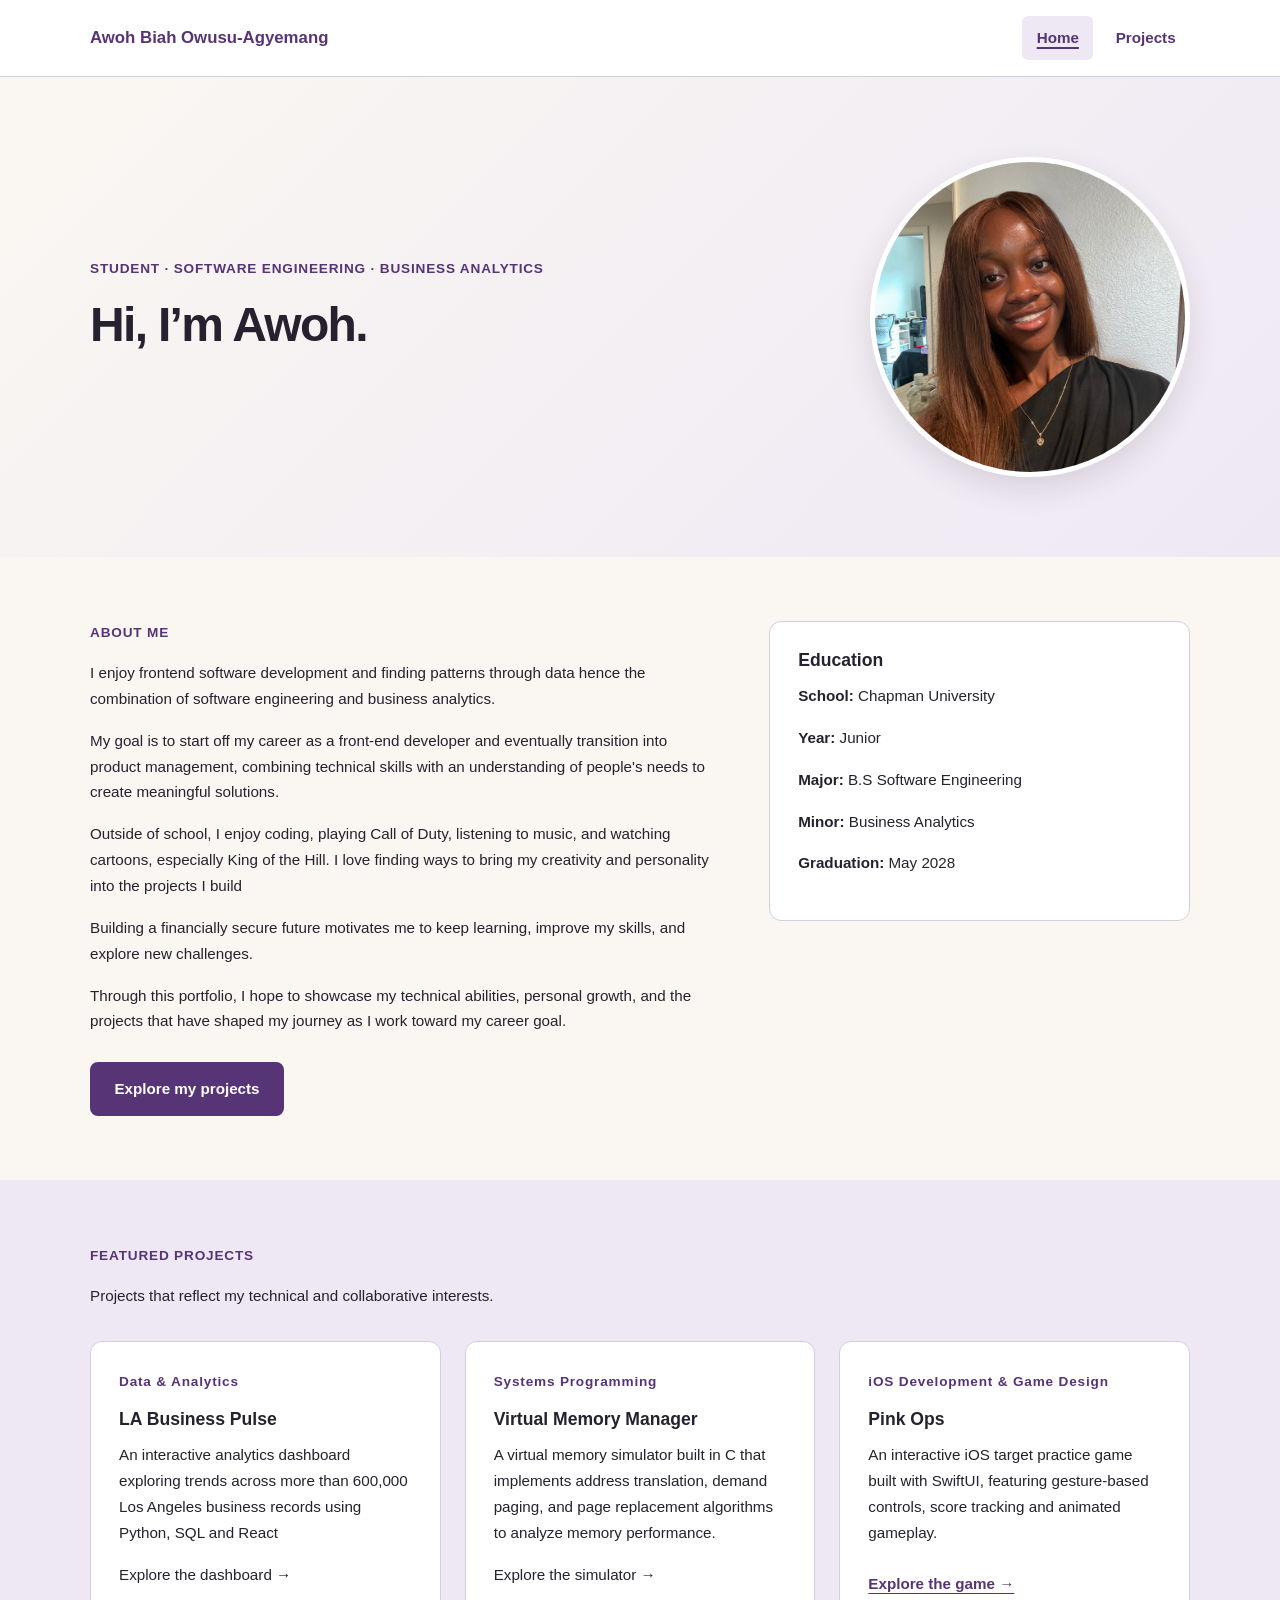
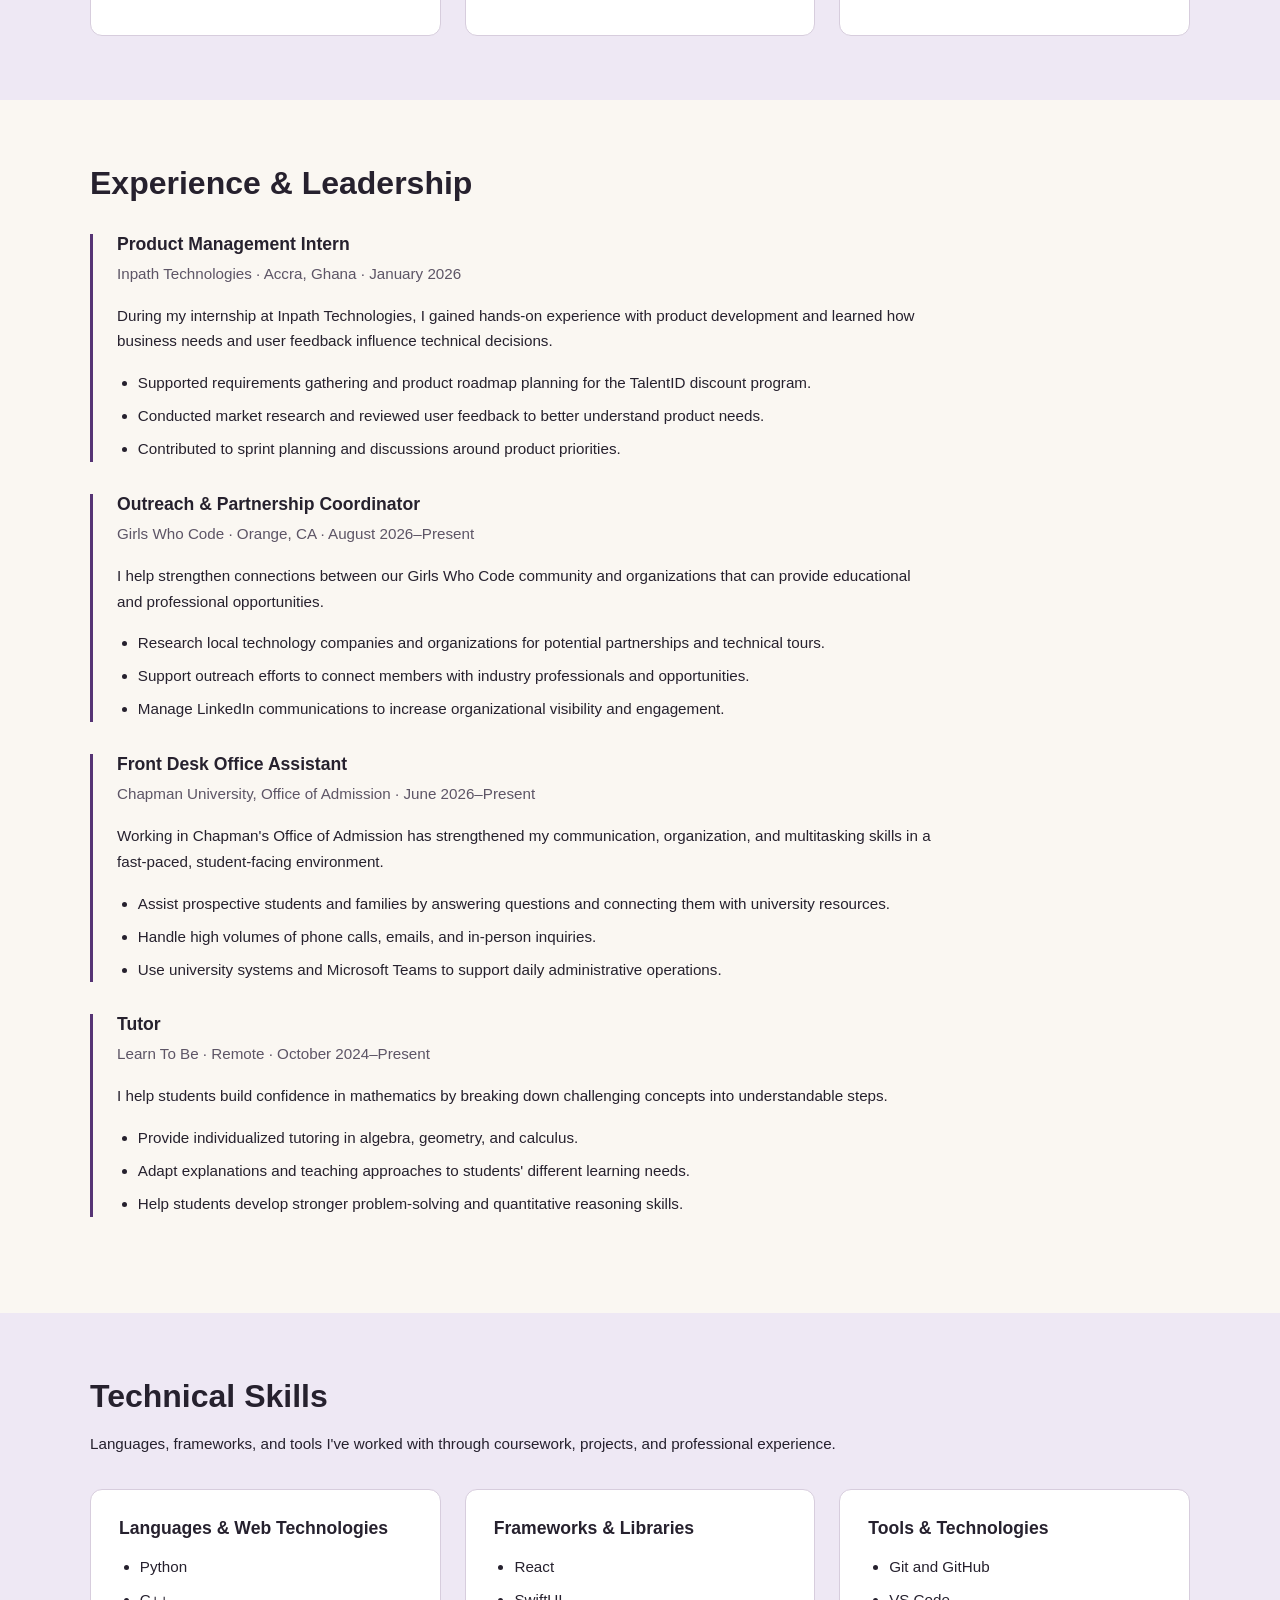
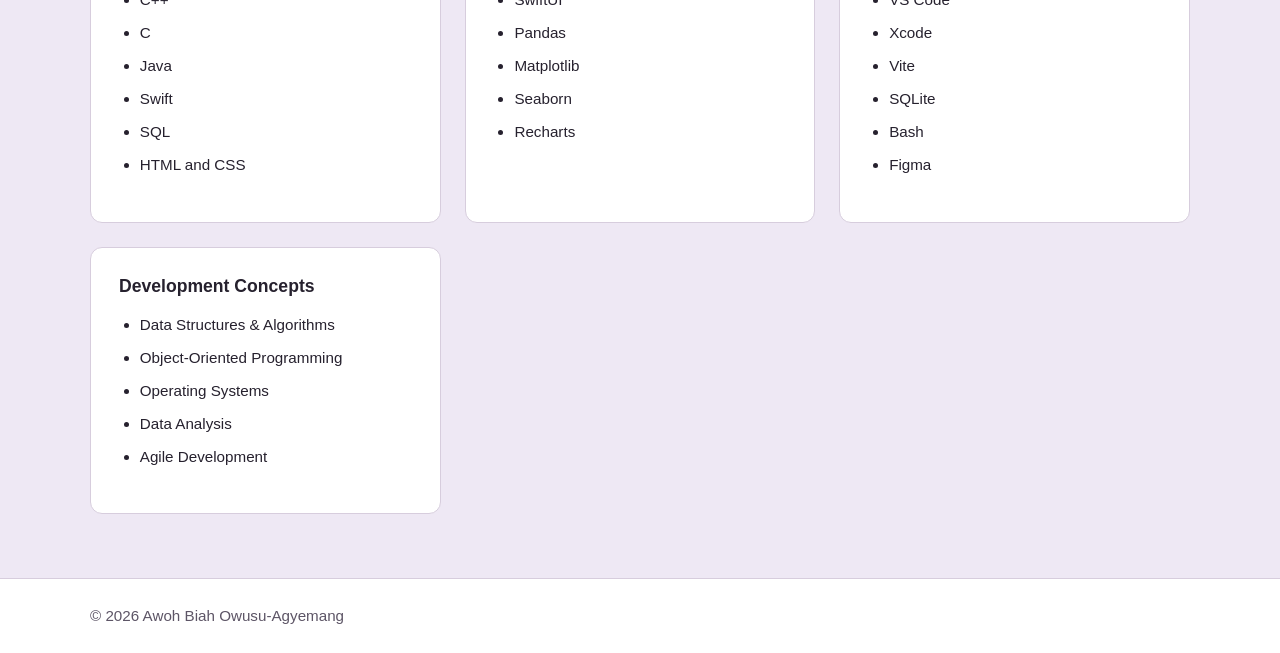
<file: index.html>
<!DOCTYPE html>
<html lang="en">
<head>
  <meta charset="UTF-8">

  <!-- Makes the layout scale properly on phones and tablets. -->
  <meta name="viewport" content="width=device-width, initial-scale=1.0">

  <meta
    name="description"
    content="Awoh Biah Owusu-Agyemang's Portfolio."
  >

  <title>Home | Awoh Biah Owusu-Agyemang</title>

  <!-- Both pages use the same CSS file for consistent styling. -->
  <link rel="stylesheet" href="styles.css">
</head>

<body>
  <!-- Keyboard users can skip repeated navigation. -->
  <a class="skip-link" href="#main-content">Skip to content</a>

  <header class="site-header">
    <div class="container header-layout">
      <!-- Clicking the name always returns to the homepage. -->
      <a class="site-name" href="index.html">Awoh Biah Owusu-Agyemang</a>

      <nav aria-label="Main navigation">
        <!-- aria-current identifies the current page.
             The CSS also underlines it, so color is not the only cue. -->
        <a href="index.html" aria-current="page">Home</a>
        <a href="projects.html">Projects</a>
      </nav>
    </div>
  </header>

  <main id="main-content">
    <section class="hero">
      <div class="container hero-layout">
        <div class=" "hero-text">
            <p class="eyebrow">Student · Software Engineering · Business Analytics</p>
            <h1>Hi, I’m Awoh.</h1>
          </div>
          <img
          class = "hero-photo"
          src = "Awoh.jpeg"
          alt = "Me"
          width = "320"
          height= "320"
          >
        </div>
    </section>

    <section class="section" aria-labelledby="about-heading">
      <div class="container two-column">
        <div>
            <p class="eyebrow">About Me</p>
            <p>
            I enjoy frontend software development and finding patterns through data hence the combination
            of software engineering and business analytics. 
            </p>
            <p>
            My goal is to start off my career as a front-end developer and eventually transition into product 
            management, combining technical skills with an understanding of people's needs to create meaningful
            solutions. 
            </p>
            <p>
            Outside of school, I enjoy coding, playing Call of Duty, listening to music, and watching cartoons, 
            especially King of the Hill. I love finding ways to bring my creativity and personality into the 
            projects I build
            </p>
            <p>
            Building a financially secure future motivates me to keep learning, improve my skills, and explore new 
            challenges.
            </p>
            <p>
            Through this portfolio, I hope to showcase my technical abilities, personal growth, and the projects that 
            have shaped my journey as I work toward my career goal.
            </p>
    
            <!-- This link opens the second HTML page. -->
            <div class="button-group">
              <a class="button" href="projects.html">Explore my projects</a>
            </div>
        </div>

        <!-- Gestalt principle of proximity. -->
        <aside class="card" aria-labelledby="education-heading">
          <h3 id="education-heading">Education</h3>
          <p><strong>School: </strong> Chapman University</p>
          <p><strong>Year: </strong> Junior</p>
          <p><strong>Major: </strong> B.S Software Engineering</p>
          <p><strong>Minor:</strong> Business Analytics</p>
          <p><strong>Graduation: </strong> May 2028</p>
        </aside>
      </div>
    </section>

    <!-- PROJECT SECTION -->
    <section class="section section-tinted" aria-labelledby="featured-heading">
      <div class="container">
        <p class="eyebrow">Featured Projects</p>
        <p>Projects that reflect my technical and collaborative interests.</p>

        <!-- Project 1 -->
        <div class="card-grid">
          <article class="card">
            <p class="project-category">Data & Analytics</p>
            <h3>LA Business Pulse</h3>
            <p>
              An interactive analytics dashboard exploring trends across more than 
              600,000 Los Angeles business records using Python, SQL and React
            </p>
            <!--- <a class="text-link" href="projects.html#infection-prevention"> -->
              Explore the dashboard <span aria-hidden="true">→</span>
            </a>
          </article>

          <!-- Project 2 -->
          <article class="card">
            <p class="project-category">Systems Programming</p>
            <h3>Virtual Memory Manager</h3>
            <p>
                A virtual memory simulator built in C that implements address translation,
                demand paging, and page replacement algorithms to analyze memory performance.
            </p>
            <!-- <a class="text-link" href="projects.html#bakery-bash"> -->
              Explore the simulator <span aria-hidden="true">→</span>
            </a>
          </article>

          <!-- Project 3 -->
            <article class="card">
                <p class="project-category">iOS Development & Game Design</p>
                <h3>Pink Ops</h3>
                <p>
                    An interactive iOS target practice game built with SwiftUI, featuring gesture-based
                    controls, score tracking and animated gameplay.
                </p>
            
                <a class="text-link" href="projects.html#pink-ops">
                Explore the game <span aria-hidden="true">→</span>
                </a>
            </article>
        </div>
      </div>
    </section>

    <!-- Experience and leadership displayed in a consistent vertical layout. -->
<section
class="section"
aria-labelledby="experience-heading"
>
<div class="container">
  <h2 id="experience-heading">Experience &amp; Leadership</h2>

  <div class="experience-list">

    <!-- Product management experience. -->
    <article class="experience-item">
      <h3>Product Management Intern</h3>
      <p class="meta">
        Inpath Technologies · Accra, Ghana · January 2026
      </p>

      <p>
        During my internship at Inpath Technologies, I gained hands-on
        experience with product development and learned how business
        needs and user feedback influence technical decisions.
      </p>

      <ul>
        <li>
          Supported requirements gathering and product roadmap
          planning for the TalentID discount program.
        </li>
        <li>
          Conducted market research and reviewed user feedback
          to better understand product needs.
        </li>
        <li>
          Contributed to sprint planning and discussions around
          product priorities.
        </li>
      </ul>
    </article>

    <!-- Leadership and community outreach. -->
    <article class="experience-item">
      <h3>Outreach &amp; Partnership Coordinator</h3>
      <p class="meta">
        Girls Who Code · Orange, CA · August 2026–Present
      </p>

      <p>
        I help strengthen connections between our Girls Who Code
        community and organizations that can provide educational
        and professional opportunities.
      </p>

      <ul>
        <li>
          Research local technology companies and organizations
          for potential partnerships and technical tours.
        </li>
        <li>
          Support outreach efforts to connect members with
          industry professionals and opportunities.
        </li>
        <li>
          Manage LinkedIn communications to increase
          organizational visibility and engagement.
        </li>
      </ul>
    </article>

    <!-- Communication and administrative experience. -->
    <article class="experience-item">
      <h3>Front Desk Office Assistant</h3>
      <p class="meta">
        Chapman University, Office of Admission · June 2026–Present
      </p>

      <p>
        Working in Chapman's Office of Admission has strengthened
        my communication, organization, and multitasking skills
        in a fast-paced, student-facing environment.
      </p>

      <ul>
        <li>
          Assist prospective students and families by answering
          questions and connecting them with university resources.
        </li>
        <li>
          Handle high volumes of phone calls, emails,
          and in-person inquiries.
        </li>
        <li>
          Use university systems and Microsoft Teams
          to support daily administrative operations.
        </li>
      </ul>
    </article>

    <!-- Volunteer teaching experience. -->
    <article class="experience-item">
      <h3>Tutor</h3>
      <p class="meta">
        Learn To Be · Remote · October 2024–Present
      </p>

      <p>
        I help students build confidence in mathematics by breaking
        down challenging concepts into understandable steps.
      </p>

      <ul>
        <li>
          Provide individualized tutoring in algebra,
          geometry, and calculus.
        </li>
        <li>
          Adapt explanations and teaching approaches
          to students' different learning needs.
        </li>
        <li>
          Help students develop stronger problem-solving
          and quantitative reasoning skills.
        </li>
      </ul>
    </article>

  </div>
</div>
</section>
   <!-- Skills demonstrated through the featured projects. -->
   <!-- Technical skills organized into four consistent cards. -->
<section
class="section section-tinted"
aria-labelledby="skills-heading"
>
<div class="container">
  <h2 id="skills-heading">Technical Skills</h2>

  <p>
    Languages, frameworks, and tools I've worked with through
    coursework, projects, and professional experience.
  </p>

  <div class="card-grid">

    <article class="card">
      <h3>Languages &amp; Web Technologies</h3>
      <ul>
        <li>Python</li>
        <li>C++</li>
        <li>C</li>
        <li>Java</li>
        <li>Swift</li>
        <li>SQL</li>
        <li>HTML and CSS</li>
      </ul>
    </article>

    <article class="card">
      <h3>Frameworks &amp; Libraries</h3>
      <ul>
        <li>React</li>
        <li>SwiftUI</li>
        <li>Pandas</li>
        <li>Matplotlib</li>
        <li>Seaborn</li>
        <li>Recharts</li>
      </ul>
    </article>

    <article class="card">
      <h3>Tools &amp; Technologies</h3>
      <ul>
        <li>Git and GitHub</li>
        <li>VS Code</li>
        <li>Xcode</li>
        <li>Vite</li>
        <li>SQLite</li>
        <li>Bash</li>
        <li>Figma</li>
      </ul>
    </article>

    <article class="card">
      <h3>Development Concepts</h3>
      <ul>
        <li>Data Structures &amp; Algorithms</li>
        <li>Object-Oriented Programming</li>
        <li>Operating Systems</li>
        <li>Data Analysis</li>
        <li>Agile Development</li>
      </ul>
    </article>

  </div>
</div>
</section>
  </main>

  <footer class="site-footer">
    <div class="container">
      <p>&copy; 2026 Awoh Biah Owusu-Agyemang</p>
    </div>
  </footer>
</body>
</html>
</file>
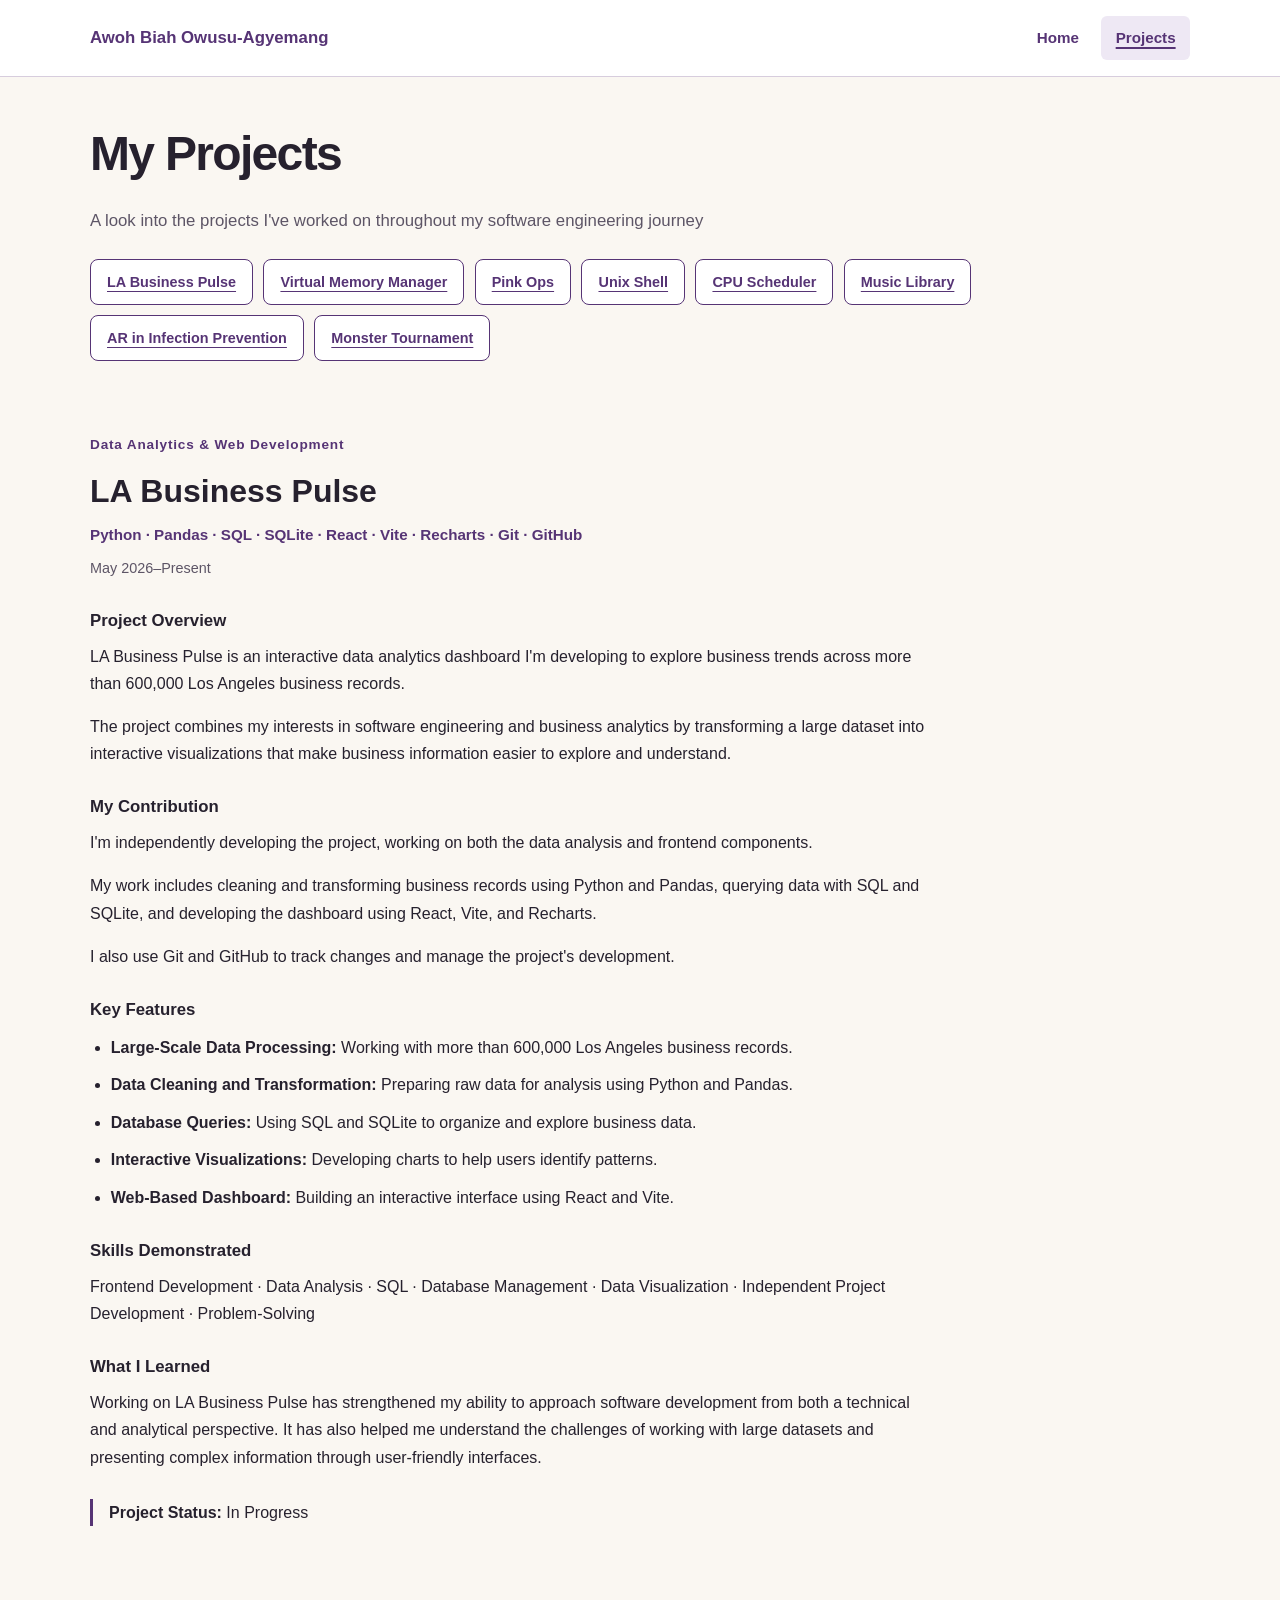
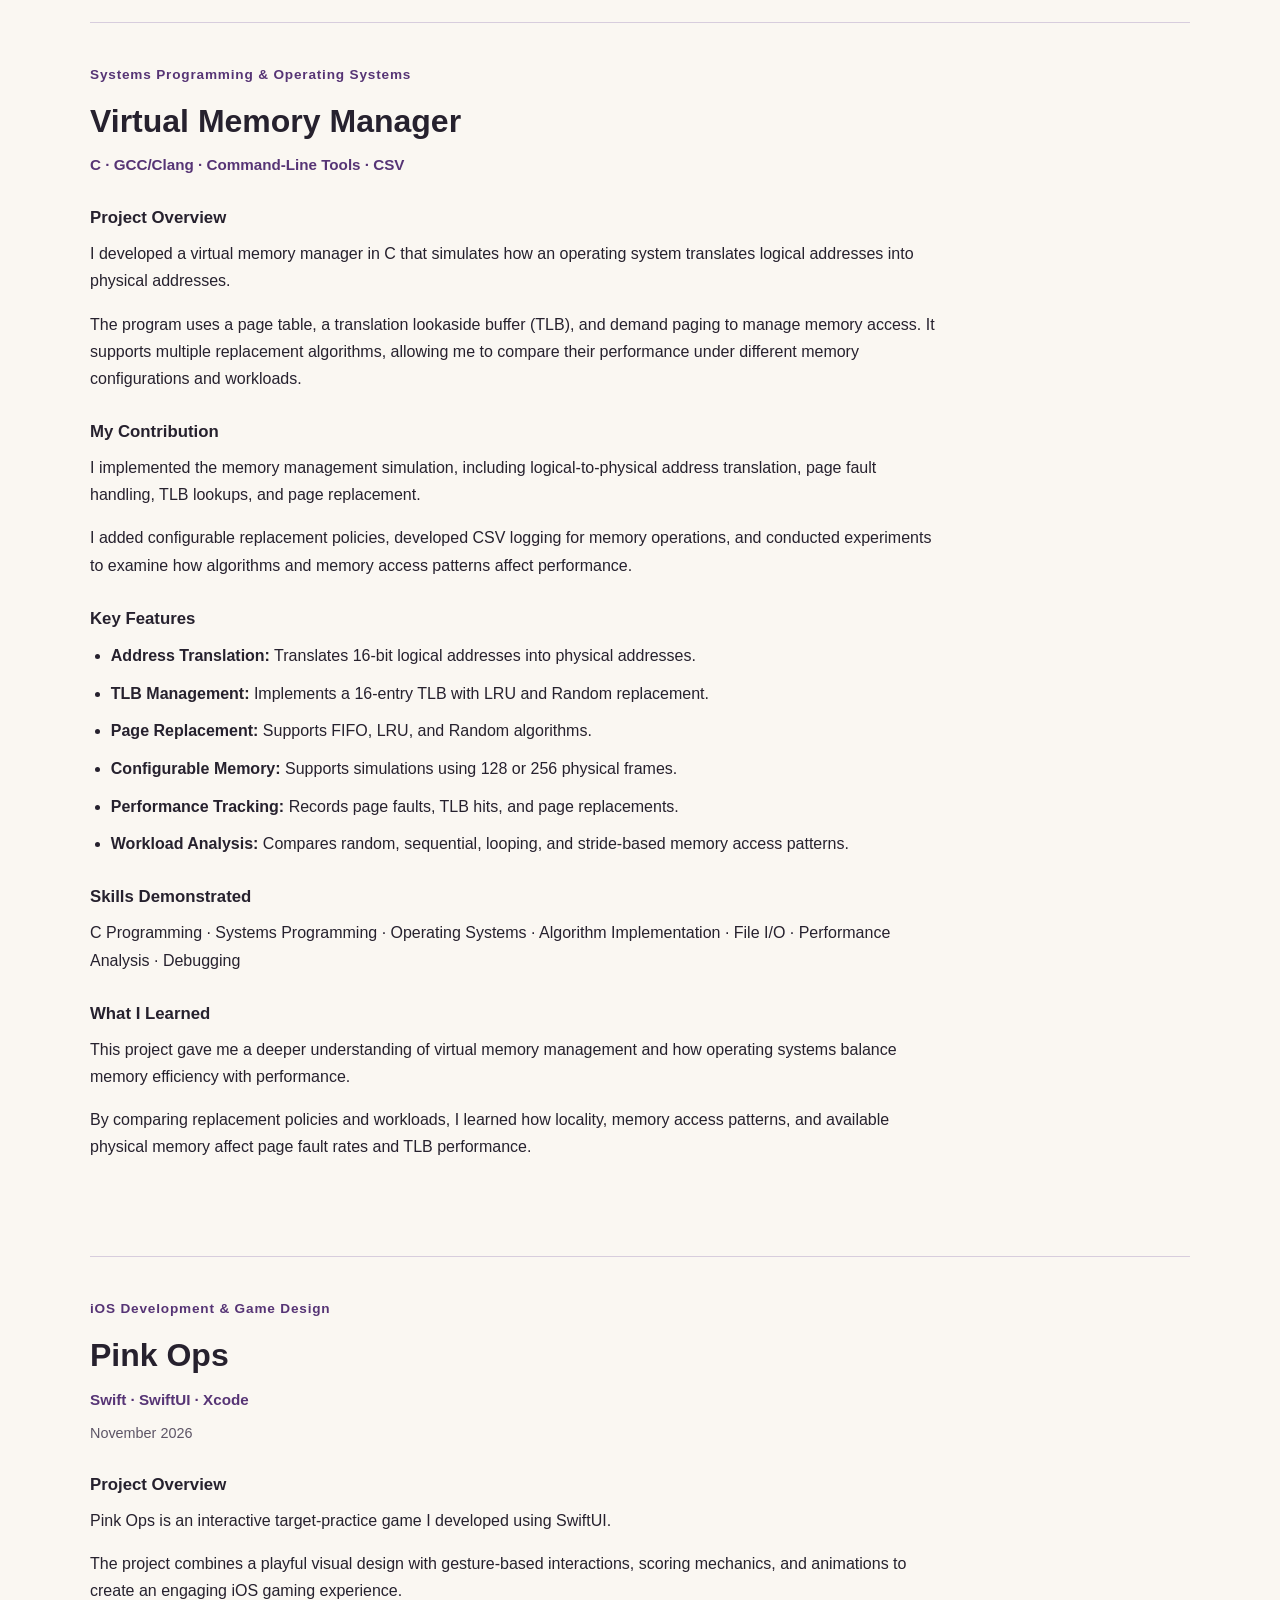
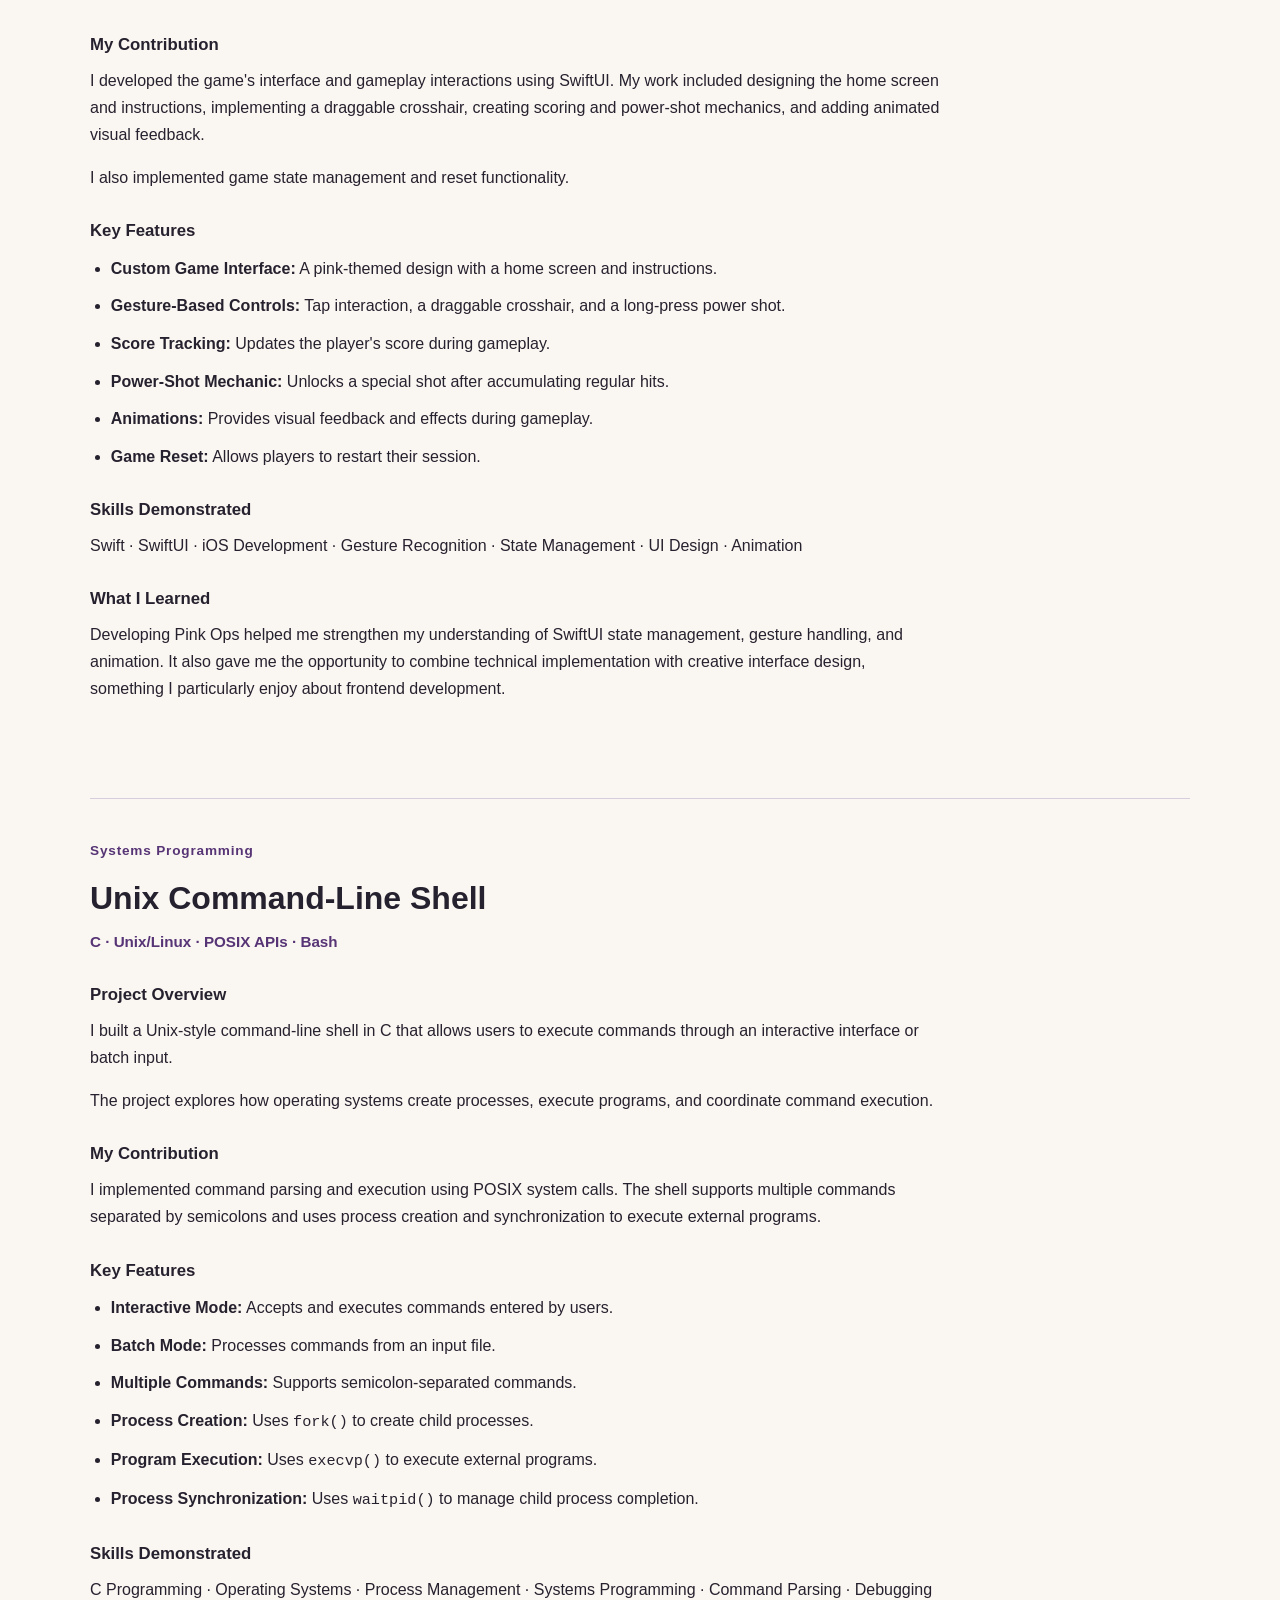
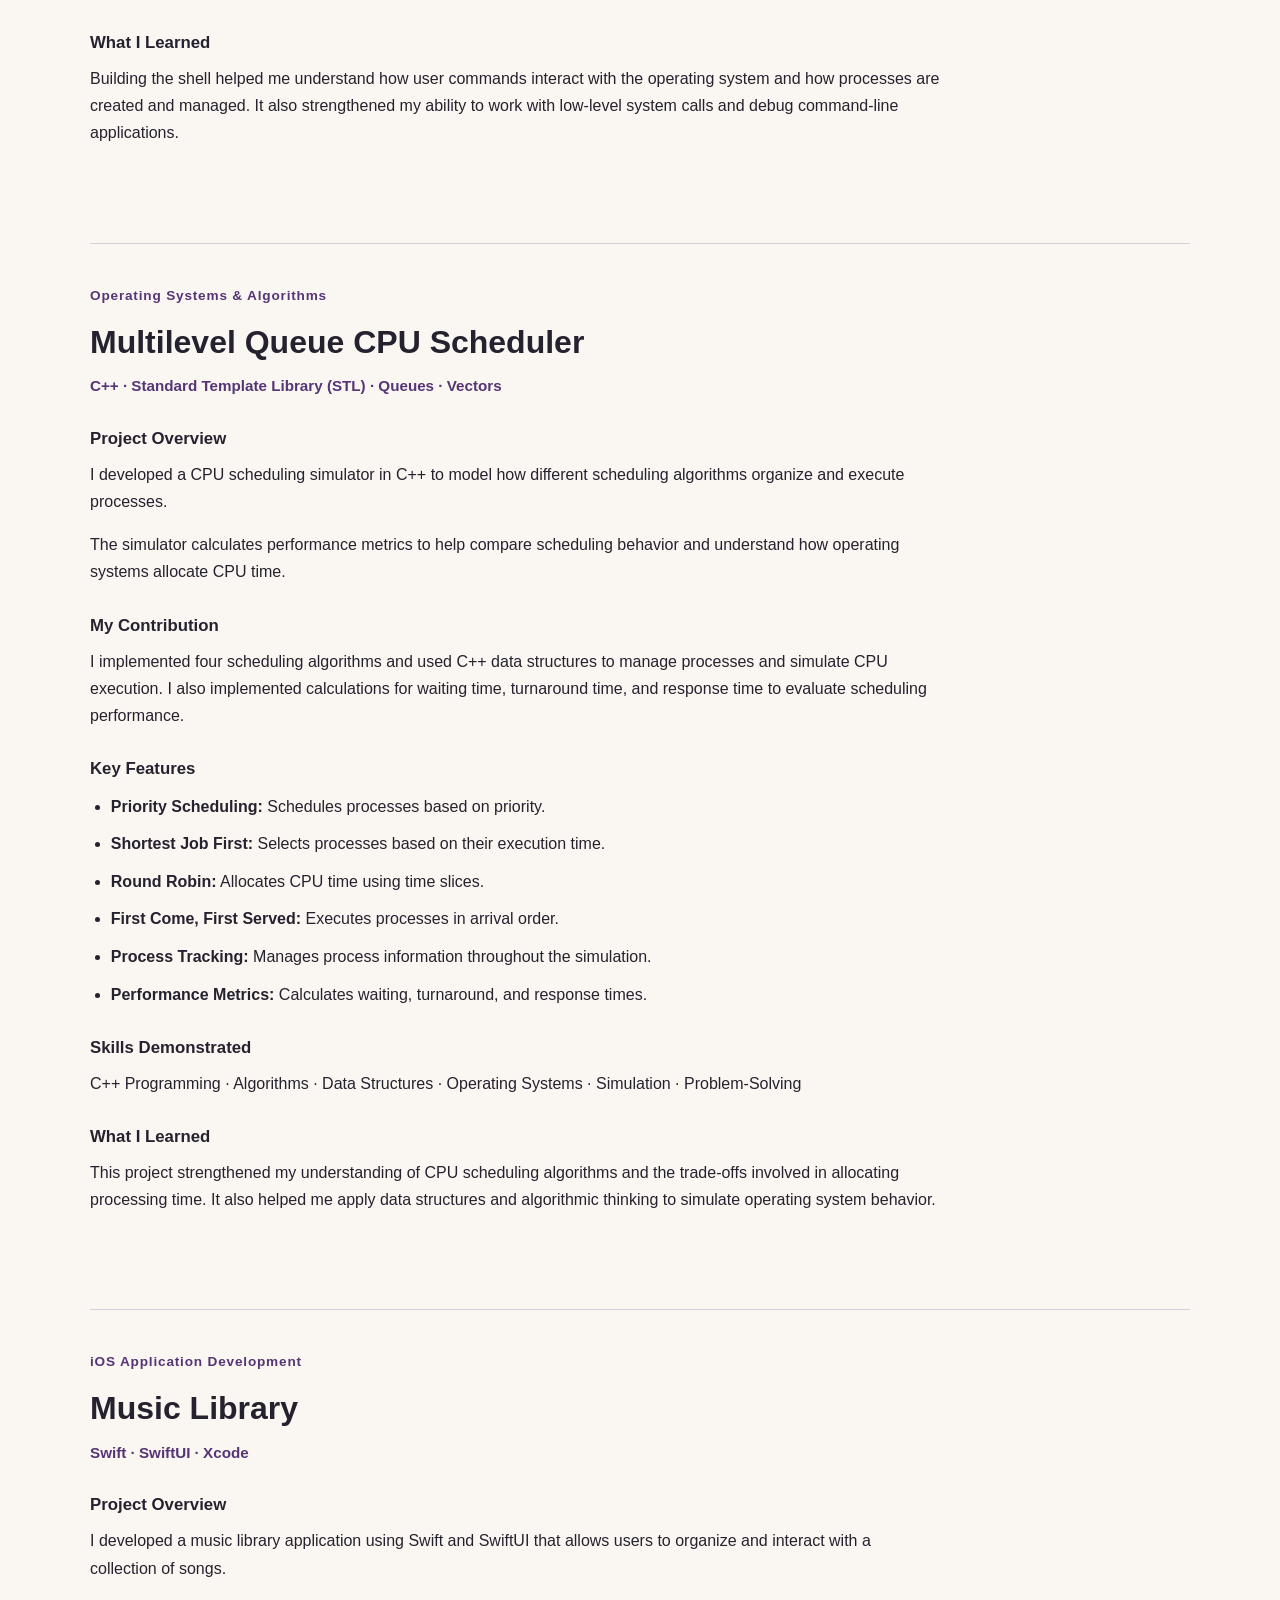
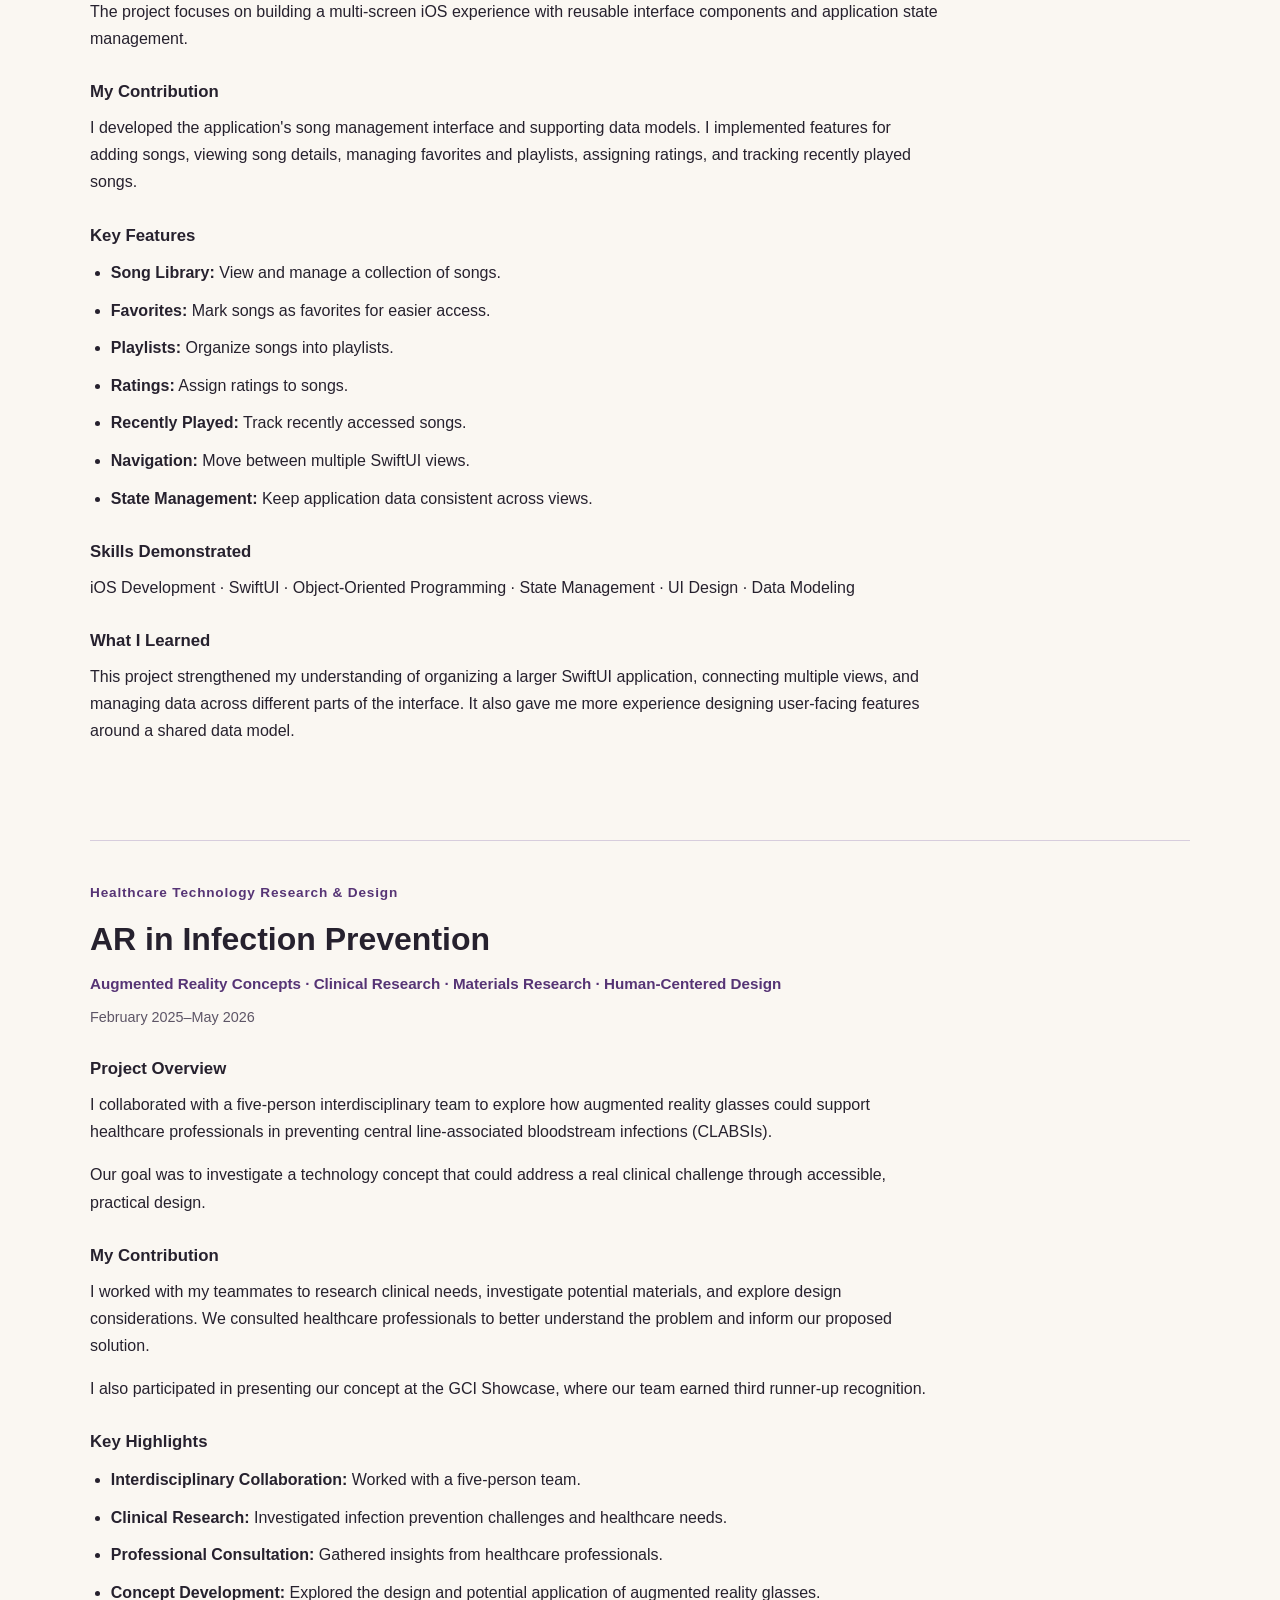
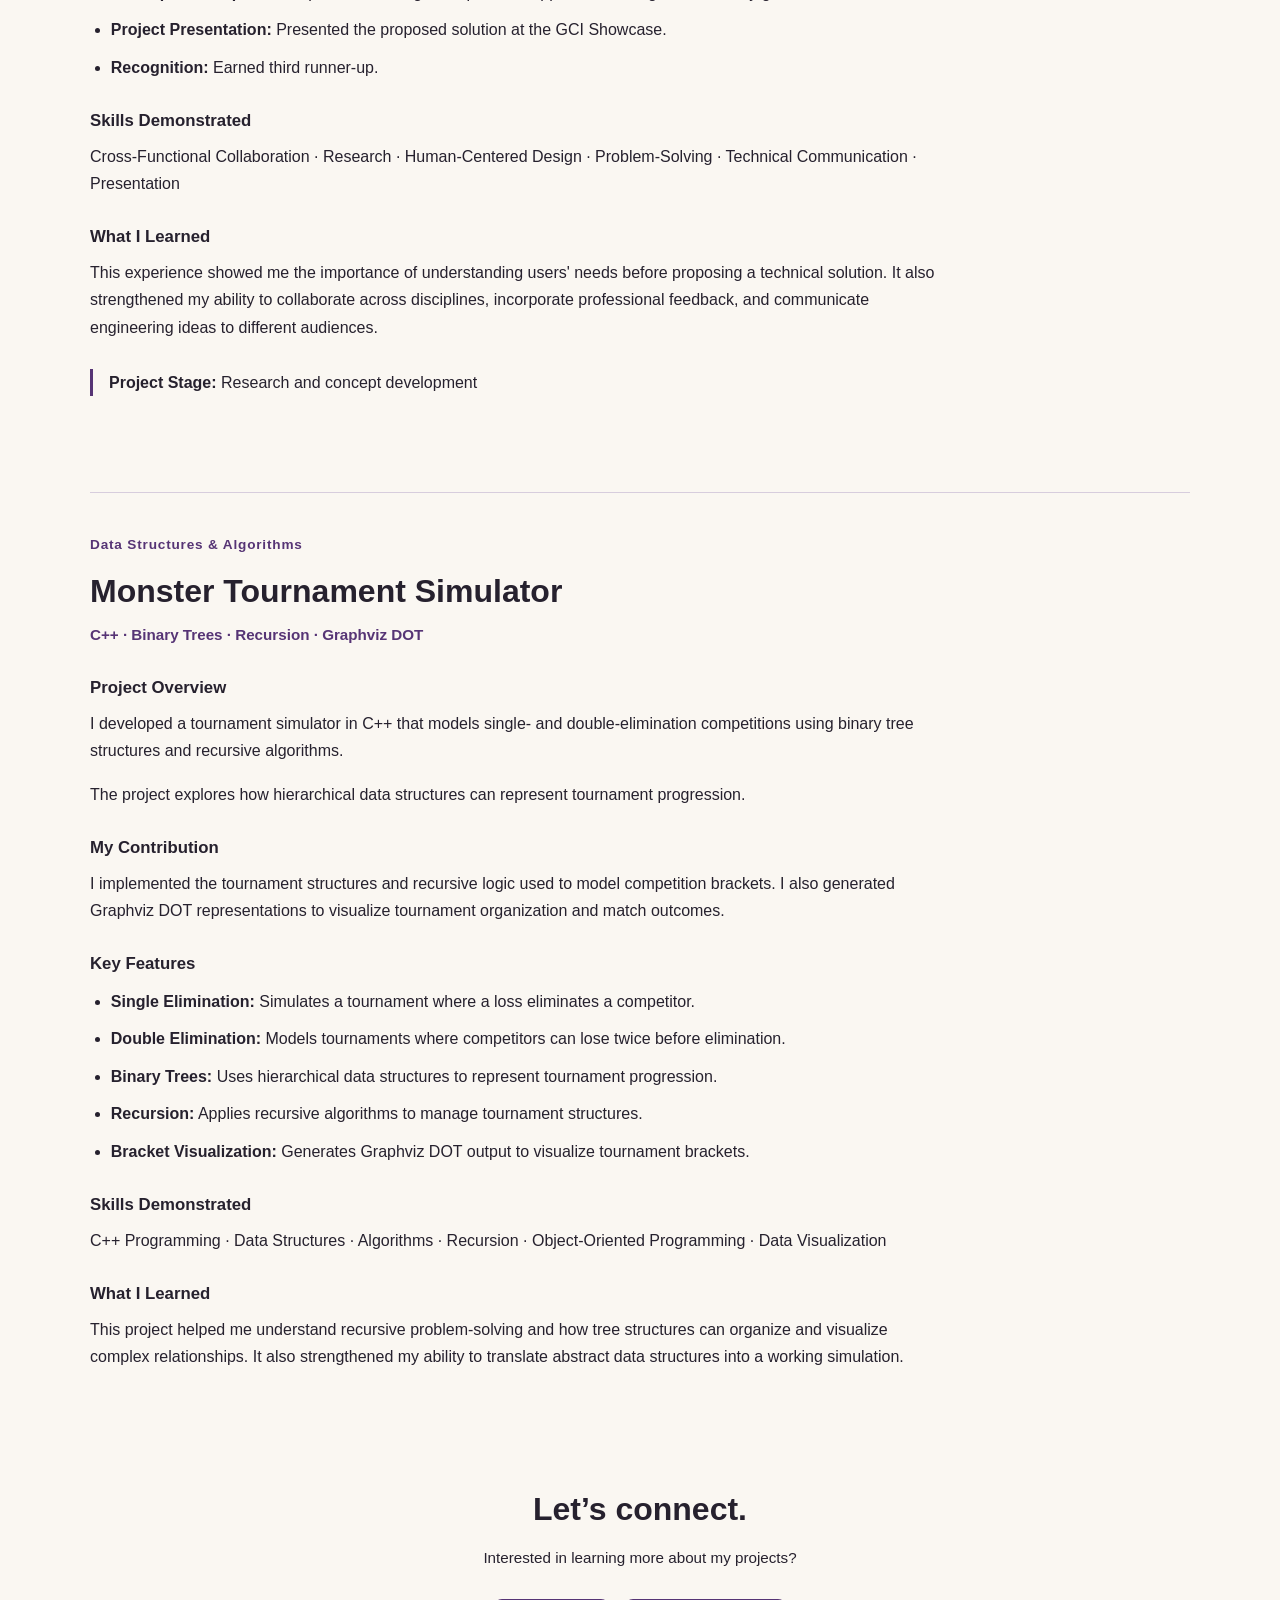
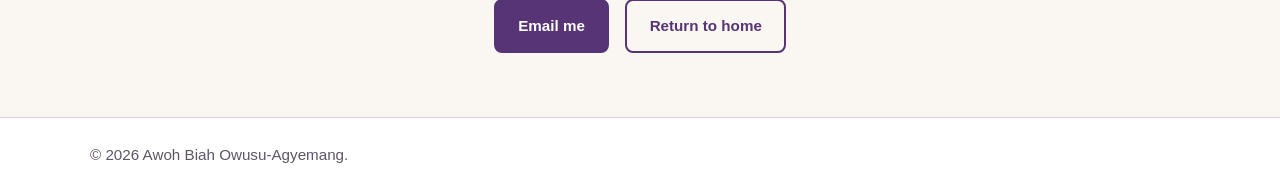
<file: projects.html>
<!DOCTYPE html>
<html lang="en">
<head>
  <meta charset="UTF-8">
  <meta name="viewport" content="width=device-width, initial-scale=1.0">

  <meta
    name="description"
    content="Explore Awoh Biah Owusu-Agyemang's software engineering,
             data analytics, mobile development, and research projects."
  >

  <title>Projects | Awoh Biah Owusu-Agyemang</title>
  <link rel="stylesheet" href="styles.css">
</head>

<body class="projects-page">
  <!-- Lets keyboard users skip the repeated header. -->
  <a class="skip-link" href="#main-content">Skip to content</a>

  <!-- Shared navigation matches the homepage. -->
  <header class="site-header">
    <div class="container header-layout">
      <a class="site-name" href="index.html">
        Awoh Biah Owusu-Agyemang
      </a>

      <nav aria-label="Main navigation">
        <a href="index.html">Home</a>
        <a href="projects.html" aria-current="page">Projects</a>
      </nav>
    </div>
  </header>

  <main id="main-content">
    <section class="page-intro" aria-labelledby="projects-title">
      <div class="container">
        <h1 id="projects-title">My Projects</h1>

        <p class="intro">
            A look into the projects I've worked on throughout my software engineering journey
        </p>

        <!-- Every link matches a project section ID below. -->
        <nav class="project-navigation" aria-label="Jump to a project">
          <a href="#business-pulse">LA Business Pulse</a>
          <a href="#memory-manager">Virtual Memory Manager</a>
          <a href="#pink-ops">Pink Ops</a>
          <a href="#unix-shell">Unix Shell</a>
          <a href="#cpu-scheduler">CPU Scheduler</a>
          <a href="#music-library">Music Library</a>
          <a href="#infection-prevention">AR in Infection Prevention</a>
          <a href="#monster-tournament">Monster Tournament</a>
        </nav>
      </div>
    </section>

      <!-- PROJECT 1 -->
      <section
        id="business-pulse"
        class="portfolio-project"
        aria-labelledby="business-pulse-heading"
      >
        <div class="container">
          <article class="project-detail">
            <p class="project-category">Data Analytics &amp; Web Development</p>
            <h3 id="business-pulse-heading" class="project-title">
              LA Business Pulse
            </h3>

            <p class="tools">
              Python · Pandas · SQL · SQLite · React · Vite · Recharts ·
              Git · GitHub
            </p>
            <p class="meta">May 2026–Present</p>

            <h4>Project Overview</h4>
            <p>
              LA Business Pulse is an interactive data analytics dashboard
              I'm developing to explore business trends across more than
              600,000 Los Angeles business records.
            </p>
            <p>
              The project combines my interests in software engineering and
              business analytics by transforming a large dataset into
              interactive visualizations that make business information
              easier to explore and understand.
            </p>

            <h4>My Contribution</h4>
            <p>
              I'm independently developing the project, working on both
              the data analysis and frontend components.
            </p>
            <p>
              My work includes cleaning and transforming business records
              using Python and Pandas, querying data with SQL and SQLite,
              and developing the dashboard using React, Vite, and Recharts.
            </p>
            <p>
              I also use Git and GitHub to track changes and manage the
              project's development.
            </p>

            <h4>Key Features</h4>
            <ul>
              <li>
                <strong>Large-Scale Data Processing:</strong>
                Working with more than 600,000 Los Angeles business records.
              </li>
              <li>
                <strong>Data Cleaning and Transformation:</strong>
                Preparing raw data for analysis using Python and Pandas.
              </li>
              <li>
                <strong>Database Queries:</strong>
                Using SQL and SQLite to organize and explore business data.
              </li>
              <li>
                <strong>Interactive Visualizations:</strong>
                Developing charts to help users identify patterns.
              </li>
              <li>
                <strong>Web-Based Dashboard:</strong>
                Building an interactive interface using React and Vite.
              </li>
            </ul>

            <h4>Skills Demonstrated</h4>
            <p>
              Frontend Development · Data Analysis · SQL · Database
              Management · Data Visualization · Independent Project
              Development · Problem-Solving
            </p>

            <h4>What I Learned</h4>
            <p>
              Working on LA Business Pulse has strengthened my ability to
              approach software development from both a technical and
              analytical perspective. It has also helped me understand the
              challenges of working with large datasets and presenting
              complex information through user-friendly interfaces.
            </p>

            <p class="project-status">
              <strong>Project Status:</strong> In Progress
            </p>

            <!-- Add a real screenshot or repository link here when ready. -->
          </article>
        </div>
      </section>

      <!-- PROJECT 2 -->
      <section
        id="memory-manager"
        class="portfolio-project"
        aria-labelledby="memory-manager-heading"
      >
        <div class="container">
          <article class="project-detail">
            <p class="project-category">
              Systems Programming &amp; Operating Systems
            </p>
            <h3 id="memory-manager-heading" class="project-title">
              Virtual Memory Manager
            </h3>

            <p class="tools">C · GCC/Clang · Command-Line Tools · CSV</p>

            <h4>Project Overview</h4>
            <p>
              I developed a virtual memory manager in C that simulates
              how an operating system translates logical addresses into
              physical addresses.
            </p>
            <p>
              The program uses a page table, a translation lookaside buffer
              (TLB), and demand paging to manage memory access. It supports
              multiple replacement algorithms, allowing me to compare their
              performance under different memory configurations and workloads.
            </p>

            <h4>My Contribution</h4>
            <p>
              I implemented the memory management simulation, including
              logical-to-physical address translation, page fault handling,
              TLB lookups, and page replacement.
            </p>
            <p>
              I added configurable replacement policies, developed CSV
              logging for memory operations, and conducted experiments to
              examine how algorithms and memory access patterns affect
              performance.
            </p>

            <h4>Key Features</h4>
            <ul>
              <li>
                <strong>Address Translation:</strong>
                Translates 16-bit logical addresses into physical addresses.
              </li>
              <li>
                <strong>TLB Management:</strong>
                Implements a 16-entry TLB with LRU and Random replacement.
              </li>
              <li>
                <strong>Page Replacement:</strong>
                Supports FIFO, LRU, and Random algorithms.
              </li>
              <li>
                <strong>Configurable Memory:</strong>
                Supports simulations using 128 or 256 physical frames.
              </li>
              <li>
                <strong>Performance Tracking:</strong>
                Records page faults, TLB hits, and page replacements.
              </li>
              <li>
                <strong>Workload Analysis:</strong>
                Compares random, sequential, looping, and stride-based
                memory access patterns.
              </li>
            </ul>

            <h4>Skills Demonstrated</h4>
            <p>
              C Programming · Systems Programming · Operating Systems ·
              Algorithm Implementation · File I/O · Performance Analysis ·
              Debugging
            </p>

            <h4>What I Learned</h4>
            <p>
              This project gave me a deeper understanding of virtual memory
              management and how operating systems balance memory efficiency
              with performance.
            </p>
            <p>
              By comparing replacement policies and workloads, I learned
              how locality, memory access patterns, and available physical
              memory affect page fault rates and TLB performance.
            </p>
          </article>
        </div>
      </section>

      <!-- PROJECT 3 -->
      <section
        id="pink-ops"
        class="portfolio-project"
        aria-labelledby="pink-ops-heading"
      >
        <div class="container">
          <article class="project-detail">
            <p class="project-category">iOS Development &amp; Game Design</p>
            <h3 id="pink-ops-heading" class="project-title">Pink Ops</h3>

            <p class="tools">Swift · SwiftUI · Xcode</p>
            <p class="meta">November 2026</p>

            <h4>Project Overview</h4>
            <p>
              Pink Ops is an interactive target-practice game I developed
              using SwiftUI.
            </p>
            <p>
              The project combines a playful visual design with gesture-based
              interactions, scoring mechanics, and animations to create an
              engaging iOS gaming experience.
            </p>

            <h4>My Contribution</h4>
            <p>
              I developed the game's interface and gameplay interactions
              using SwiftUI. My work included designing the home screen
              and instructions, implementing a draggable crosshair,
              creating scoring and power-shot mechanics, and adding
              animated visual feedback.
            </p>
            <p>
              I also implemented game state management and reset functionality.
            </p>

            <h4>Key Features</h4>
            <ul>
              <li>
                <strong>Custom Game Interface:</strong>
                A pink-themed design with a home screen and instructions.
              </li>
              <li>
                <strong>Gesture-Based Controls:</strong>
                Tap interaction, a draggable crosshair, and a long-press
                power shot.
              </li>
              <li>
                <strong>Score Tracking:</strong>
                Updates the player's score during gameplay.
              </li>
              <li>
                <strong>Power-Shot Mechanic:</strong>
                Unlocks a special shot after accumulating regular hits.
              </li>
              <li>
                <strong>Animations:</strong>
                Provides visual feedback and effects during gameplay.
              </li>
              <li>
                <strong>Game Reset:</strong>
                Allows players to restart their session.
              </li>
            </ul>

            <h4>Skills Demonstrated</h4>
            <p>
              Swift · SwiftUI · iOS Development · Gesture Recognition ·
              State Management · UI Design · Animation
            </p>

            <h4>What I Learned</h4>
            <p>
              Developing Pink Ops helped me strengthen my understanding of
              SwiftUI state management, gesture handling, and animation.
              It also gave me the opportunity to combine technical
              implementation with creative interface design, something
              I particularly enjoy about frontend development.
            </p>
          </article>
        </div>
      </section>
    </section>

      <!-- PROJECT 4 -->
      <section
        id="unix-shell"
        class="portfolio-project"
        aria-labelledby="unix-shell-heading"
      >
        <div class="container">
          <article class="project-detail">
            <p class="project-category">Systems Programming</p>
            <h3 id="unix-shell-heading" class="project-title">
              Unix Command-Line Shell
            </h3>

            <p class="tools">C · Unix/Linux · POSIX APIs · Bash</p>

            <h4>Project Overview</h4>
            <p>
              I built a Unix-style command-line shell in C that allows
              users to execute commands through an interactive interface
              or batch input.
            </p>
            <p>
              The project explores how operating systems create processes,
              execute programs, and coordinate command execution.
            </p>

            <h4>My Contribution</h4>
            <p>
              I implemented command parsing and execution using POSIX
              system calls. The shell supports multiple commands separated
              by semicolons and uses process creation and synchronization
              to execute external programs.
            </p>

            <h4>Key Features</h4>
            <ul>
              <li>
                <strong>Interactive Mode:</strong>
                Accepts and executes commands entered by users.
              </li>
              <li>
                <strong>Batch Mode:</strong>
                Processes commands from an input file.
              </li>
              <li>
                <strong>Multiple Commands:</strong>
                Supports semicolon-separated commands.
              </li>
              <li>
                <strong>Process Creation:</strong>
                Uses <code>fork()</code> to create child processes.
              </li>
              <li>
                <strong>Program Execution:</strong>
                Uses <code>execvp()</code> to execute external programs.
              </li>
              <li>
                <strong>Process Synchronization:</strong>
                Uses <code>waitpid()</code> to manage child process completion.
              </li>
            </ul>

            <h4>Skills Demonstrated</h4>
            <p>
              C Programming · Operating Systems · Process Management ·
              Systems Programming · Command Parsing · Debugging
            </p>

            <h4>What I Learned</h4>
            <p>
              Building the shell helped me understand how user commands
              interact with the operating system and how processes are
              created and managed. It also strengthened my ability to
              work with low-level system calls and debug command-line
              applications.
            </p>
          </article>
        </div>
      </section>

      <!-- PROJECT 5 -->
      <section
        id="cpu-scheduler"
        class="portfolio-project"
        aria-labelledby="cpu-scheduler-heading"
      >
        <div class="container">
          <article class="project-detail">
            <p class="project-category">Operating Systems &amp; Algorithms</p>
            <h3 id="cpu-scheduler-heading" class="project-title">
              Multilevel Queue CPU Scheduler
            </h3>

            <p class="tools">
              C++ · Standard Template Library (STL) · Queues · Vectors
            </p>

            <h4>Project Overview</h4>
            <p>
              I developed a CPU scheduling simulator in C++ to model how
              different scheduling algorithms organize and execute processes.
            </p>
            <p>
              The simulator calculates performance metrics to help compare
              scheduling behavior and understand how operating systems
              allocate CPU time.
            </p>

            <h4>My Contribution</h4>
            <p>
              I implemented four scheduling algorithms and used C++ data
              structures to manage processes and simulate CPU execution.
              I also implemented calculations for waiting time, turnaround
              time, and response time to evaluate scheduling performance.
            </p>

            <h4>Key Features</h4>
            <ul>
              <li>
                <strong>Priority Scheduling:</strong>
                Schedules processes based on priority.
              </li>
              <li>
                <strong>Shortest Job First:</strong>
                Selects processes based on their execution time.
              </li>
              <li>
                <strong>Round Robin:</strong>
                Allocates CPU time using time slices.
              </li>
              <li>
                <strong>First Come, First Served:</strong>
                Executes processes in arrival order.
              </li>
              <li>
                <strong>Process Tracking:</strong>
                Manages process information throughout the simulation.
              </li>
              <li>
                <strong>Performance Metrics:</strong>
                Calculates waiting, turnaround, and response times.
              </li>
            </ul>

            <h4>Skills Demonstrated</h4>
            <p>
              C++ Programming · Algorithms · Data Structures · Operating
              Systems · Simulation · Problem-Solving
            </p>

            <h4>What I Learned</h4>
            <p>
              This project strengthened my understanding of CPU scheduling
              algorithms and the trade-offs involved in allocating processing
              time. It also helped me apply data structures and algorithmic
              thinking to simulate operating system behavior.
            </p>
          </article>
        </div>
      </section>

      <!-- PROJECT 6 -->
      <section
        id="music-library"
        class="portfolio-project"
        aria-labelledby="music-library-heading"
      >
        <div class="container">
          <article class="project-detail">
            <p class="project-category">iOS Application Development</p>
            <h3 id="music-library-heading" class="project-title">
              Music Library
            </h3>

            <p class="tools">Swift · SwiftUI · Xcode</p>

            <h4>Project Overview</h4>
            <p>
              I developed a music library application using Swift and SwiftUI
              that allows users to organize and interact with a collection
              of songs.
            </p>
            <p>
              The project focuses on building a multi-screen iOS experience
              with reusable interface components and application state
              management.
            </p>

            <h4>My Contribution</h4>
            <p>
              I developed the application's song management interface and
              supporting data models. I implemented features for adding
              songs, viewing song details, managing favorites and playlists,
              assigning ratings, and tracking recently played songs.
            </p>

            <h4>Key Features</h4>
            <ul>
              <li>
                <strong>Song Library:</strong>
                View and manage a collection of songs.
              </li>
              <li>
                <strong>Favorites:</strong>
                Mark songs as favorites for easier access.
              </li>
              <li>
                <strong>Playlists:</strong>
                Organize songs into playlists.
              </li>
              <li>
                <strong>Ratings:</strong>
                Assign ratings to songs.
              </li>
              <li>
                <strong>Recently Played:</strong>
                Track recently accessed songs.
              </li>
              <li>
                <strong>Navigation:</strong>
                Move between multiple SwiftUI views.
              </li>
              <li>
                <strong>State Management:</strong>
                Keep application data consistent across views.
              </li>
            </ul>

            <h4>Skills Demonstrated</h4>
            <p>
              iOS Development · SwiftUI · Object-Oriented Programming ·
              State Management · UI Design · Data Modeling
            </p>

            <h4>What I Learned</h4>
            <p>
              This project strengthened my understanding of organizing a
              larger SwiftUI application, connecting multiple views, and
              managing data across different parts of the interface.
              It also gave me more experience designing user-facing
              features around a shared data model.
            </p>
          </article>
        </div>
      </section>

      <!-- PROJECT 7: Keeps the existing homepage anchor working. -->
      <section
        id="infection-prevention"
        class="portfolio-project"
        aria-labelledby="ar-heading"
      >
        <div class="container">
          <article class="project-detail">
            <p class="project-category">
              Healthcare Technology Research &amp; Design
            </p>
            <h3 id="ar-heading" class="project-title">
              AR in Infection Prevention
            </h3>

            <p class="tools">
              Augmented Reality Concepts · Clinical Research ·
              Materials Research · Human-Centered Design
            </p>
            <p class="meta">February 2025–May 2026</p>

            <h4>Project Overview</h4>
            <p>
              I collaborated with a five-person interdisciplinary team to
              explore how augmented reality glasses could support healthcare
              professionals in preventing central line-associated bloodstream
              infections (CLABSIs).
            </p>
            <p>
              Our goal was to investigate a technology concept that could
              address a real clinical challenge through accessible,
              practical design.
            </p>

            <h4>My Contribution</h4>
            <p>
              I worked with my teammates to research clinical needs,
              investigate potential materials, and explore design
              considerations. We consulted healthcare professionals to
              better understand the problem and inform our proposed solution.
            </p>
            <p>
              I also participated in presenting our concept at the GCI
              Showcase, where our team earned third runner-up recognition.
            </p>

            <h4>Key Highlights</h4>
            <ul>
              <li>
                <strong>Interdisciplinary Collaboration:</strong>
                Worked with a five-person team.
              </li>
              <li>
                <strong>Clinical Research:</strong>
                Investigated infection prevention challenges and
                healthcare needs.
              </li>
              <li>
                <strong>Professional Consultation:</strong>
                Gathered insights from healthcare professionals.
              </li>
              <li>
                <strong>Concept Development:</strong>
                Explored the design and potential application of
                augmented reality glasses.
              </li>
              <li>
                <strong>Project Presentation:</strong>
                Presented the proposed solution at the GCI Showcase.
              </li>
              <li>
                <strong>Recognition:</strong>
                Earned third runner-up.
              </li>
            </ul>

            <h4>Skills Demonstrated</h4>
            <p>
              Cross-Functional Collaboration · Research · Human-Centered
              Design · Problem-Solving · Technical Communication · Presentation
            </p>

            <h4>What I Learned</h4>
            <p>
              This experience showed me the importance of understanding
              users' needs before proposing a technical solution. It also
              strengthened my ability to collaborate across disciplines,
              incorporate professional feedback, and communicate engineering
              ideas to different audiences.
            </p>

            <p class="project-status">
              <strong>Project Stage:</strong> Research and concept development
            </p>
          </article>
        </div>
      </section>

      <!-- PROJECT 8 -->
      <section
        id="monster-tournament"
        class="portfolio-project"
        aria-labelledby="monster-tournament-heading"
      >
        <div class="container">
          <article class="project-detail">
            <p class="project-category">Data Structures &amp; Algorithms</p>
            <h3 id="monster-tournament-heading" class="project-title">
              Monster Tournament Simulator
            </h3>

            <p class="tools">
              C++ · Binary Trees · Recursion · Graphviz DOT
            </p>

            <h4>Project Overview</h4>
            <p>
              I developed a tournament simulator in C++ that models single-
              and double-elimination competitions using binary tree
              structures and recursive algorithms.
            </p>
            <p>
              The project explores how hierarchical data structures can
              represent tournament progression.
            </p>

            <h4>My Contribution</h4>
            <p>
              I implemented the tournament structures and recursive logic
              used to model competition brackets. I also generated Graphviz
              DOT representations to visualize tournament organization
              and match outcomes.
            </p>

            <h4>Key Features</h4>
            <ul>
              <li>
                <strong>Single Elimination:</strong>
                Simulates a tournament where a loss eliminates a competitor.
              </li>
              <li>
                <strong>Double Elimination:</strong>
                Models tournaments where competitors can lose twice
                before elimination.
              </li>
              <li>
                <strong>Binary Trees:</strong>
                Uses hierarchical data structures to represent
                tournament progression.
              </li>
              <li>
                <strong>Recursion:</strong>
                Applies recursive algorithms to manage tournament structures.
              </li>
              <li>
                <strong>Bracket Visualization:</strong>
                Generates Graphviz DOT output to visualize tournament brackets.
              </li>
            </ul>

            <h4>Skills Demonstrated</h4>
            <p>
              C++ Programming · Data Structures · Algorithms · Recursion ·
              Object-Oriented Programming · Data Visualization
            </p>

            <h4>What I Learned</h4>
            <p>
              This project helped me understand recursive problem-solving
              and how tree structures can organize and visualize complex
              relationships. It also strengthened my ability to translate
              abstract data structures into a working simulation.
            </p>
          </article>
        </div>
      </section>
    </section>

    <section class="section contact-section" aria-labelledby="connect-heading">
      <div class="container">
        <h2 id="connect-heading">Let’s connect.</h2>
        <p>Interested in learning more about my projects?</p>

        <div class="button-group centered">
          <a class="button" href="mailto:awohbiahacademic@gmail.com">
            Email me
          </a>
          <a class="button button-secondary" href="index.html">
            Return to home
          </a>
        </div>
      </div>
    </section>
  </main>

  <footer class="site-footer">
    <div class="container">
      <p>&copy; 2026 Awoh Biah Owusu-Agyemang.</p>
    </div>
  </footer>
</body>
</html>
</file>
<file: styles.css>
/* Shared colors keep both pages visually consistent.
   Dark text and deep purple accents contrast with light backgrounds. */
    :root {
        --background: #faf7f2;
        --surface: #ffffff;
        --tinted: #eee8f4;
        --text: #26212e;
        --muted: #5d5566;
        --accent: #563475;
        --accent-hover: #3d2355;
        --border: #d7cddd;
    }
  
  /* Includes padding and borders in an element's specified width. */
  * {
    box-sizing: border-box;
  }
  
  body {
    margin: 0;
    font-family: Arial, Helvetica, sans-serif;
    font-size: 1rem;
    line-height: 1.7;
    color: var(--text);
    background: var(--background);
    font-size: 0.95rem;
  }
  
  /* Limits line length and leaves comfortable space at screen edges. */
  .container {
    width: min(1100px, 90%);
    margin-inline: auto;
  }
  
  /* Heading sizes and spacing create visual hierarchy. */
  h1,
  h2,
  h3 {
    line-height: 1.2;
    margin-top: 0;
  }
  
  h1 {
    font-size: clamp(2.3rem, 5vw, 4rem);
    max-width: 850px;
    margin-bottom: 1.5rem;
    letter-spacing: -0.035em;
    font-size: clamp(2rem, 4vw, 3rem);

  }
  
  h2 {
    font-size: clamp(1.8rem, 3vw, 2.5rem);
    margin-bottom: 1rem;
    font-size: clamp(1.5rem, 2.5vw, 2rem);
  }
  
  h3 {
    font-size: 1.25rem;
    margin-bottom: 0.75rem;
    font-size: 1.1rem;
  }
  
  p {
    margin-top: 0;
    margin-bottom: 1rem;
  }
  
  a {
    color: var(--accent);
    text-underline-offset: 0.25em;
  }
  
  a:hover {
    color: var(--accent-hover);
  }
  
  /* A visible focus outline helps keyboard users locate their position.
     Its white separation keeps it visible against purple buttons too. */
  a:focus-visible {
    outline: 3px solid var(--accent);
    outline-offset: 4px;
    box-shadow: 0 0 0 4px white;
  }
  
  ul {
    padding-left: 1.3rem;
  }
  
  li + li {
    margin-top: 0.45rem;
  }
  
  /* Hidden until focused with the keyboard. */
  .skip-link {
    position: absolute;
    top: -100px;
    left: 1rem;
    z-index: 10;
    padding: 0.75rem 1rem;
    background: white;
    font-weight: bold;
  }
  
  .skip-link:focus {
    top: 1rem;
  }
  
  /* Shared header: the same location and styling on both pages. */
  .site-header {
    background: var(--surface);
    border-bottom: 1px solid var(--border);
  }
  
  .header-layout {
    display: flex;
    justify-content: space-between;
    align-items: center;
    gap: 1rem;
    padding-block: 1rem;
  }
  
  .site-name {
    display: inline-flex;
    align-items: center;
    min-height: 44px;
    font-size: 1.05rem;
    font-weight: bold;
    text-decoration: none;
  }
  
  /* Large link areas and spacing support easier target selection. */
  .site-header nav {
    display: flex;
    gap: 0.5rem;
  }
  
  .site-header nav a {
    display: inline-flex;
    align-items: center;
    min-height: 44px;
    padding: 0.5rem 0.9rem;
    border-radius: 6px;
    text-decoration: none;
    font-weight: bold;
  }
  
  .site-header nav a:hover {
    background: var(--tinted);
  }
  
  /* Current page is indicated with both background and underline. */
  .site-header nav a[aria-current="page"] {
    background: var(--tinted);
    text-decoration: underline;
    text-decoration-thickness: 2px;
  }
  
  .hero,
  .page-intro {
    padding-block: 5rem;
  }
  
  .hero {
    background: linear-gradient(135deg, var(--background), var(--tinted));
  }
  
  .eyebrow,
  .project-category {
    color: var(--accent);
    font-size: 0.85rem;
    font-weight: bold;
    letter-spacing: 0.06em;
  }
  
  .eyebrow {
    text-transform: uppercase;
  }
  
  .intro {
    max-width: 720px;
    font-size: 1.2rem;
    color: var(--muted);
    font-size: 1.05rem;
  }
  
  /* Flexbox lets buttons wrap rather than overflow on small screens. */
  .button-group {
    display: flex;
    flex-wrap: wrap;
    gap: 1rem;
    margin-top: 1.75rem;
  }
  
  /* Padding makes the entire link a generous clickable target.
     The button's background and clickable area are the same size. */
  .button {
    display: inline-flex;
    align-items: center;
    justify-content: center;
    min-height: 48px;
    padding: 0.75rem 1.4rem;
    border: 2px solid var(--accent);
    border-radius: 8px;
    background: var(--accent);
    color: white;
    font-weight: bold;
    text-decoration: none;
    text-align: center;
  }
  
  .button:hover {
    background: var(--accent-hover);
    border-color: var(--accent-hover);
    color: white;
  }
  
  .button-secondary {
    background: transparent;
    color: var(--accent);
  }
  
  .button-secondary:hover {
    background: var(--tinted);
    color: var(--accent-hover);
  }
  
  /* Generous space separates sections; tighter space groups related content. */
  .section {
    padding-block: 4rem;
  }
  
  .section-tinted {
    background: var(--tinted);
  }
  
  .two-column {
    display: grid;
    grid-template-columns: 1.5fr 1fr;
    gap: 3rem;
    align-items: start;
  }
  
  /* Consistent cards group related project information.
     This demonstrates Gestalt proximity as well as consistency. */
  .card-grid {
    display: grid;
    grid-template-columns: repeat(3, minmax(0, 1fr));
    gap: 1.5rem;
    margin-top: 2rem;
  }
  
  .card {
    padding: 1.75rem;
    background: var(--surface);
    border: 1px solid var(--border);
    border-radius: 12px;
  }
  
  .text-link {
    display: inline-block;
    padding-block: 0.6rem;
    font-weight: bold;
  }
  
  .meta {
    color: var(--muted);
    font-size: 0.95rem;
  }
  
  .experience-list {
    max-width: 850px;
    margin-top: 2rem;
  }
  
  .experience-item {
    border-left: 3px solid var(--accent);
    padding-left: 1.5rem;
    margin-bottom: 2rem;
  }
  
  .experience-item h3 {
    margin-bottom: 0.35rem;
  }
  
  .contact-section {
    text-align: center;
  }
  
  .centered {
    justify-content: center;
  }
  
  .site-footer {
    padding-block: 1.5rem;
    background: var(--surface);
    border-top: 1px solid var(--border);
    color: var(--muted);
  }
  
  .site-footer p {
    margin: 0;
  }
  
  /* Project-page navigation uses recognizable text labels. */
  .project-navigation {
    display: flex;
    flex-wrap: wrap;
    gap: 0.75rem;
    margin-top: 2rem;
  }
  
  .project-navigation a {
    display: inline-flex;
    align-items: center;
    min-height: 44px;
    padding: 0.6rem 1rem;
    background: var(--surface);
    border: 1px solid var(--accent);
    border-radius: 8px;
    font-weight: bold;
  }
  
  .project-navigation a:hover {
    background: var(--tinted);
  }
  
  .project-detail {
    max-width: 850px;
  }
  
  .project-detail h3 {
    margin-top: 2rem;
  }
  
  /* Keeps anchor destinations comfortably spaced from the top. */
  .project-section {
    scroll-margin-top: 1rem;
  }
  
  /* Tools are displayed as a list rather than fake interactive buttons. */
  .tag-list {
    display: flex;
    flex-wrap: wrap;
    gap: 0.65rem;
    padding: 0;
    list-style: none;
  }
  
  .tag-list li {
    margin: 0;
    padding: 0.3rem 0.75rem;
    border: 1px solid var(--border);
    border-radius: 6px;
    background: var(--surface);
    font-size: 0.9rem;
  }
  
  /* These rules support screenshots if you add them later. */
  figure {
    margin: 2rem 0 0;
  }
  
  img {
    display: block;
    max-width: 100%;
    height: auto;
    border-radius: 8px;
  }
  
  figcaption {
    margin-top: 0.75rem;
    color: var(--muted);
    font-size: 0.9rem;
  }
  
  /* Prevent long text from pushing content beyond small screens. */
  .card,
  .project-detail,
  .intro {
    overflow-wrap: anywhere;
  }
  
  /* Responsive layout: stack columns and cards on smaller screens. */
  @media (max-width: 800px) {
    .header-layout {
      flex-direction: column;
      align-items: flex-start;
    }
  
    .two-column,
    .card-grid {
      grid-template-columns: 1fr;
    }
  
    .two-column {
      gap: 1.5rem;
    }
  
    .hero,
    .page-intro {
      padding-block: 3rem;
    }
  
    .section {
      padding-block: 3rem;
    }
}

/* Creates two columns for the greeting and portrait. */
.hero-layout {
    display: grid;
    grid-template-columns: minmax(0, 1.4fr) minmax(0, 1fr);
    align-items: center;
    gap: 3rem;
  }
  
  .hero-text {
    min-width: 0;
  }
  
  /* Fits the photo into a portrait shape without stretching it. */
  /* Circular portrait positioned on the right. */
.hero-photo {
    width: 100%;
    max-width: 320px;
    aspect-ratio: 1 / 1;
    height: auto;
    object-fit: cover;
    object-position: center;
    justify-self: end;
    border-radius: 50%;
    border: 5px solid var(--surface);
    box-shadow: 0 12px 30px rgb(38 33 46 / 12%);
  }
  
  /* Places the photo below the greeting on smaller screens. */
  @media (max-width: 800px) {
    .hero-layout {
      grid-template-columns: 1fr;
      gap: 2rem;
    }
  
    .hero-photo {
      justify-self: center;
      max-width: 300px;
    }
  }

  /* PROJECTS PAGE
   Open sections and subtle dividers replace boxed project cards. */

.projects-page .page-intro {
    padding-block: 3rem 2rem;
  }
  
  .projects-page .page-intro h1 {
    font-size: clamp(2rem, 4vw, 3rem);
  }
  
  .projects-page .intro {
    font-size: 1.05rem;
  }
  
  /* Names remain visible so visitors can jump directly to any project. */
  .projects-page .project-navigation {
    margin-top: 1.5rem;
    gap: 0.65rem;
  }
  
  .projects-page .project-navigation a {
    font-size: 0.9rem;
  }
  
  /* Visually separates featured work from the additional projects. */
  .project-group-heading {
    padding-top: 2rem;
  }
  
  .project-group-heading h2 {
    font-size: clamp(1.5rem, 3vw, 2rem);
    margin-bottom: 0;
  }
  
  /* Each project is a full-width section, not a card. */
  .portfolio-project {
    padding-block: 2.5rem;
    scroll-margin-top: 1.5rem;
  }
  
  /* Dividers separate projects without enclosing them in boxes. */
  .portfolio-project + .portfolio-project > .container {
    border-top: 1px solid var(--border);
    padding-top: 2.5rem;
  }
  
  .projects-page .project-detail {
    max-width: 850px;
    font-size: 1rem;
  }
  
  /* Titles are larger than the subsection headings. */
  .projects-page .project-title {
    font-size: clamp(1.5rem, 2.5vw, 2rem);
    margin-top: 0;
    margin-bottom: 0.75rem;
  }
  
  .projects-page .project-detail h4 {
    font-size: 1.05rem;
    line-height: 1.4;
    margin-top: 1.75rem;
    margin-bottom: 0.65rem;
  }
  
  /* Technologies are emphasized without looking like clickable buttons. */
  .projects-page .tools {
    color: var(--accent);
    font-size: 0.95rem;
    font-weight: bold;
    margin-bottom: 0.5rem;
  }
  
  .projects-page .meta {
    font-size: 0.9rem;
  }
  
  .projects-page .project-detail ul {
    margin-block: 0.75rem 1.25rem;
  }
  
  .projects-page .project-detail li {
    margin-bottom: 0.65rem;
  }
  
  /* Status uses a written label, not color alone. */
  .project-status {
    margin-top: 1.75rem;
    padding-left: 1rem;
    border-left: 3px solid var(--accent);
  }
  
  /* Makes system-call names distinguishable within descriptions. */
  .projects-page code {
    font-family: Consolas, Monaco, monospace;
    font-size: 0.95em;
    overflow-wrap: anywhere;
  }
  
  @media (max-width: 800px) {
    .projects-page .page-intro {
      padding-block: 2.5rem 1.5rem;
    }
  
    .portfolio-project {
      padding-block: 2rem;
    }
  
    .portfolio-project + .portfolio-project > .container {
      padding-top: 2rem;
    }
  }
</file>
